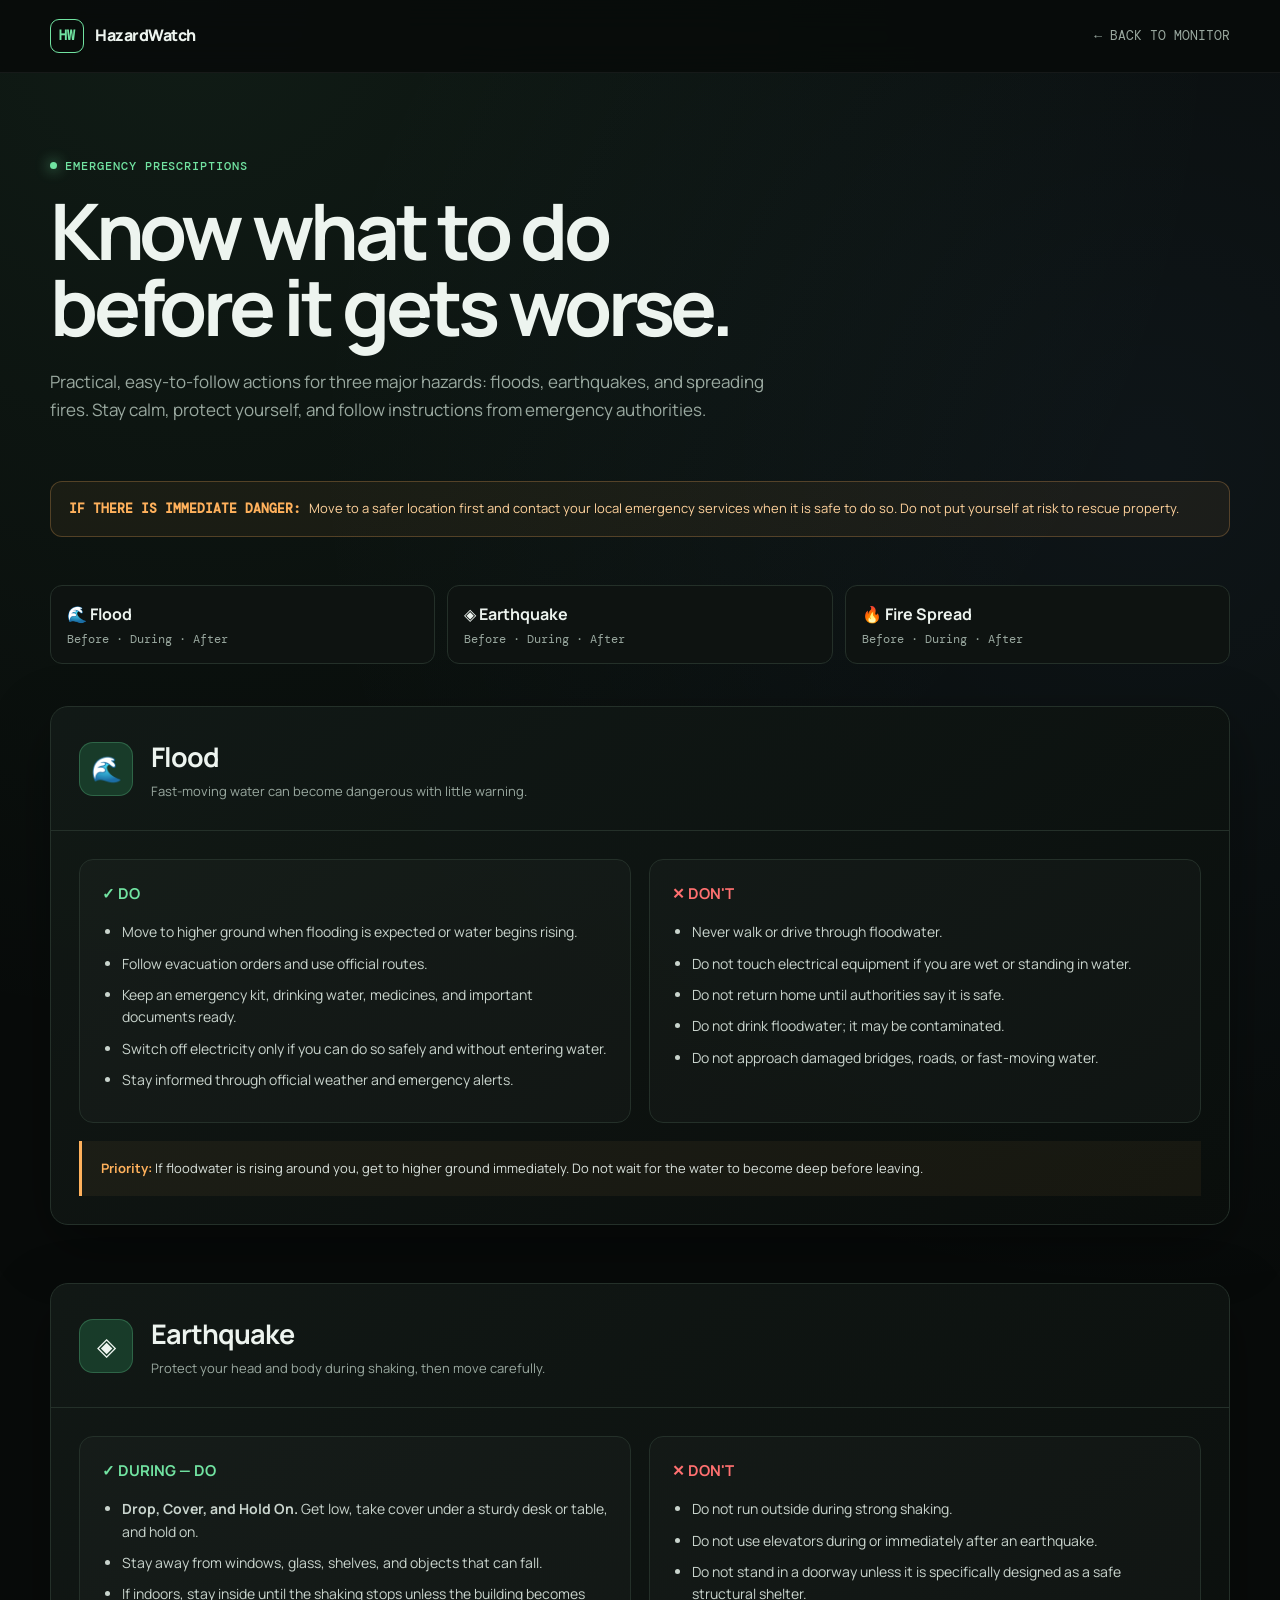
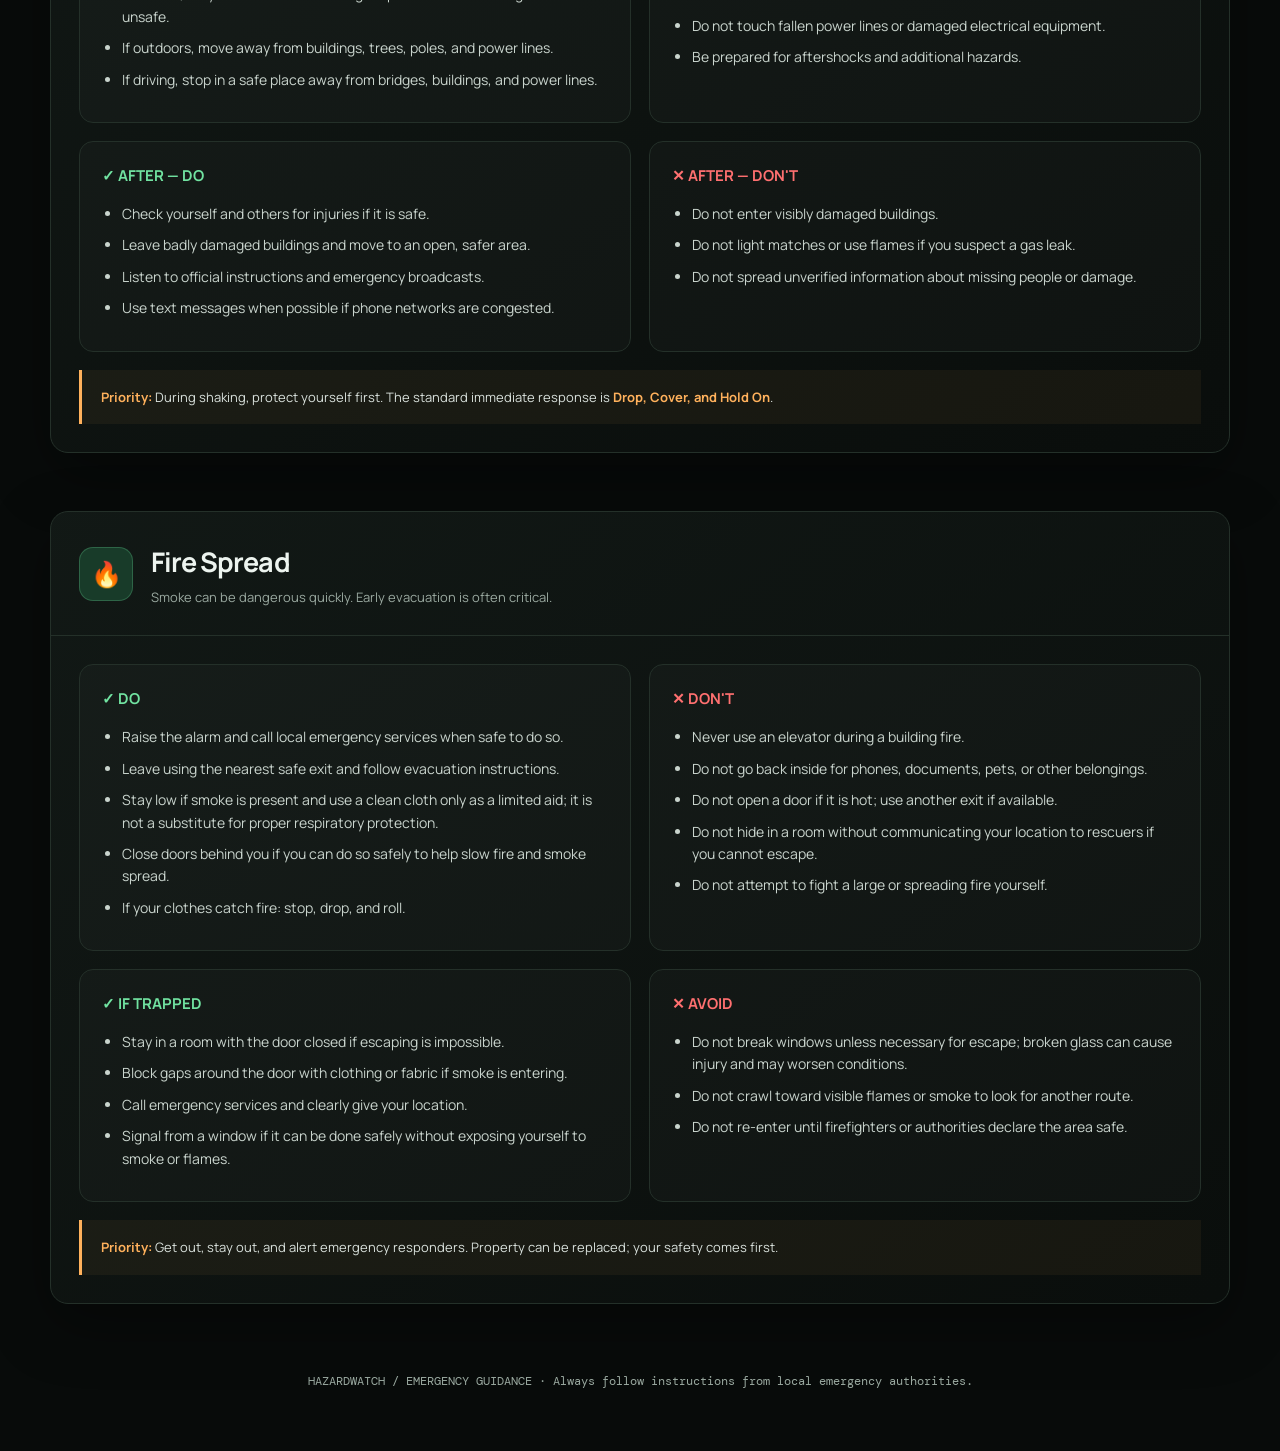
<file: two.html>
<!DOCTYPE html>
<html lang="en">
<head>
  <meta charset="UTF-8" />
  <meta name="viewport" content="width=device-width, initial-scale=1.0" />

  <meta
    name="description"
    content="HazardWatch emergency prescriptions for floods, earthquakes, and fires."
  />

  <title>HazardWatch — Emergency Prescriptions</title>

  <style>
    @import url('https://fonts.googleapis.com/css2?family=DM+Mono:wght@400;500&family=Manrope:wght@400;500;600;700;800&display=swap');

    :root {
      --bg: #080b0a;
      --panel: #0e1311;
      --panel-2: #121916;
      --border: #243029;

      --text: #edf4ef;
      --muted: #9aa9a0;

      --green: #71e3a1;
      --green-dark: #183b29;

      --orange: #ffb15c;
      --red: #ff7070;
      --blue: #72b8ff;

      --shadow: 0 20px 60px rgba(0, 0, 0, 0.35);
    }

    * {
      box-sizing: border-box;
    }

    html {
      scroll-behavior: smooth;
    }

    body {
      margin: 0;
      min-height: 100vh;

      background:
        radial-gradient(
          circle at 15% 0%,
          rgba(113, 227, 161, 0.08),
          transparent 32%
        ),
        radial-gradient(
          circle at 90% 15%,
          rgba(114, 184, 255, 0.06),
          transparent 30%
        ),
        var(--bg);

      color: var(--text);
      font-family: "Manrope", sans-serif;
      line-height: 1.6;
    }

    a {
      color: inherit;
      text-decoration: none;
    }

    .container {
      width: min(1180px, calc(100% - 36px));
      margin: auto;
    }

    /* =========================
       HEADER
    ========================= */

    header {
      position: sticky;
      top: 0;
      z-index: 20;

      border-bottom: 1px solid rgba(255, 255, 255, 0.06);

      background: rgba(8, 11, 10, 0.86);

      backdrop-filter: blur(16px);
    }

    nav {
      min-height: 72px;

      display: flex;
      align-items: center;
      justify-content: space-between;

      gap: 20px;
    }

    .brand {
      display: flex;
      align-items: center;

      gap: 11px;

      font-weight: 800;
      letter-spacing: -0.03em;
    }

    .brand-mark {
      width: 34px;
      height: 34px;

      display: grid;
      place-items: center;

      border: 1px solid var(--green);
      color: var(--green);

      border-radius: 9px;

      font-family: "DM Mono", monospace;
      font-size: 13px;
    }

    .nav-link {
      color: var(--muted);

      font-size: 13px;

      font-family: "DM Mono", monospace;

      transition: 0.2s;
    }

    .nav-link:hover {
      color: var(--green);
    }

    /* =========================
       HERO
    ========================= */

    .hero {
      padding: 78px 0 48px;

      max-width: 900px;
    }

    .eyebrow {
      display: inline-flex;
      align-items: center;

      gap: 8px;

      color: var(--green);

      font: 500 12px "DM Mono", monospace;

      text-transform: uppercase;
      letter-spacing: 0.08em;

      margin-bottom: 18px;
    }

    .eyebrow::before {
      content: "";

      width: 7px;
      height: 7px;

      background: var(--green);

      border-radius: 50%;

      box-shadow: 0 0 14px var(--green);
    }

    h1 {
      margin: 0;

      font-size: clamp(42px, 7vw, 78px);

      line-height: 0.98;

      letter-spacing: -0.055em;
    }

    .hero p {
      max-width: 720px;

      margin: 24px 0 0;

      color: var(--muted);

      font-size: 17px;
    }

    /* =========================
       EMERGENCY BAR
    ========================= */

    .emergency-bar {
      margin: 10px 0 48px;

      padding: 16px 18px;

      border: 1px solid rgba(255, 177, 92, 0.25);

      background: rgba(255, 177, 92, 0.06);

      border-radius: 12px;

      color: #ffd29c;

      font-size: 13px;
    }

    .emergency-bar strong {
      color: var(--orange);

      font-family: "DM Mono", monospace;
    }

    /* =========================
       HAZARD NAVIGATION
    ========================= */

    .hazard-nav {
      display: grid;

      grid-template-columns: repeat(3, 1fr);

      gap: 12px;

      margin-bottom: 42px;
    }

    .hazard-nav a {
      padding: 16px;

      border: 1px solid var(--border);

      border-radius: 12px;

      background: var(--panel);

      transition: 0.2s ease;
    }

    .hazard-nav a:hover {
      transform: translateY(-2px);

      border-color: var(--green);

      background: var(--panel-2);
    }

    .hazard-nav span {
      display: block;

      color: var(--muted);

      font: 12px "DM Mono", monospace;

      margin-top: 4px;
    }

    /* =========================
       HAZARD SECTION
    ========================= */

    .hazard {
      scroll-margin-top: 95px;

      margin-bottom: 58px;

      border: 1px solid var(--border);

      border-radius: 18px;

      overflow: hidden;

      background:
        linear-gradient(
          145deg,
          rgba(18, 25, 22, 0.96),
          rgba(10, 14, 12, 0.96)
        );

      box-shadow: var(--shadow);
    }

    .hazard-head {
      padding: 28px;

      display: flex;
      align-items: center;

      gap: 18px;

      border-bottom: 1px solid var(--border);
    }

    .hazard-icon {
      width: 54px;
      height: 54px;

      flex: 0 0 54px;

      display: grid;
      place-items: center;

      border-radius: 14px;

      font-size: 25px;

      background: var(--green-dark);

      border: 1px solid rgba(113, 227, 161, 0.25);
    }

    .hazard-head h2 {
      margin: 0;

      font-size: 27px;

      letter-spacing: -0.035em;
    }

    .hazard-head p {
      margin: 3px 0 0;

      color: var(--muted);

      font-size: 13px;
    }

    .hazard-body {
      padding: 28px;

      display: grid;

      grid-template-columns: 1fr 1fr;

      gap: 18px;
    }

    /* =========================
       INFORMATION CARDS
    ========================= */

    .card {
      padding: 22px;

      border: 1px solid var(--border);

      border-radius: 14px;

      background: rgba(255, 255, 255, 0.018);
    }

    .card h3 {
      margin: 0 0 15px;

      font-size: 15px;
    }

    .card ul {
      margin: 0;

      padding-left: 20px;

      color: #c9d4cd;
    }

    .card li {
      margin: 9px 0;

      font-size: 14px;
    }

    .do h3 {
      color: var(--green);
    }

    .dont h3 {
      color: var(--red);
    }

    /* =========================
       PRIORITY BOX
    ========================= */

    .priority {
      grid-column: 1 / -1;

      padding: 17px 19px;

      border-left: 3px solid var(--orange);

      background: rgba(255, 177, 92, 0.055);

      color: #d9e1dc;

      font-size: 13px;
    }

    .priority strong {
      color: var(--orange);
    }

    /* =========================
       FOOTER
    ========================= */

    .footer {
      padding: 10px 0 60px;

      color: var(--muted);

      font-size: 12px;

      font-family: "DM Mono", monospace;

      text-align: center;
    }

    /* =========================
       MOBILE
    ========================= */

    @media (max-width: 760px) {
      .hazard-nav {
        grid-template-columns: 1fr;
      }

      .hazard-body {
        grid-template-columns: 1fr;
      }

      .hazard-head,
      .hazard-body {
        padding: 20px;
      }

      .hero {
        padding-top: 52px;
      }

      .priority {
        grid-column: auto;
      }
    }
  </style>
</head>

<body>

  <!-- =========================
       HEADER
  ========================= -->

  <header>
    <nav class="container">

      <a
        class="brand"
        href="index.html"
        aria-label="HazardWatch home"
      >
        <span class="brand-mark">HW</span>
        <span>HazardWatch</span>
      </a>

      <a
        class="nav-link"
        href="index.html"
      >
        ← BACK TO MONITOR
      </a>

    </nav>
  </header>


  <main class="container">

    <!-- =========================
         HERO
    ========================= -->

    <section class="hero">

      <div class="eyebrow">
        Emergency prescriptions
      </div>

      <h1>
        Know what to do<br>
        before it gets worse.
      </h1>

      <p>
        Practical, easy-to-follow actions for three major hazards:
        floods, earthquakes, and spreading fires. Stay calm, protect yourself,
        and follow instructions from emergency authorities.
      </p>

    </section>


    <!-- =========================
         EMERGENCY NOTICE
    ========================= -->

    <div class="emergency-bar">

      <strong>
        IF THERE IS IMMEDIATE DANGER:
      </strong>

      Move to a safer location first and contact your local emergency services
      when it is safe to do so. Do not put yourself at risk to rescue property.

    </div>


    <!-- =========================
         HAZARD NAVIGATION
    ========================= -->

    <div class="hazard-nav">

      <a href="#flood">

        🌊

        <strong>
          Flood
        </strong>

        <span>
          Before · During · After
        </span>

      </a>


      <a href="#earthquake">

        ◈

        <strong>
          Earthquake
        </strong>

        <span>
          Before · During · After
        </span>

      </a>


      <a href="#fire">

        🔥

        <strong>
          Fire Spread
        </strong>

        <span>
          Before · During · After
        </span>

      </a>

    </div>


    <!-- =====================================================
         FLOOD
    ====================================================== -->

    <section
      class="hazard"
      id="flood"
    >

      <div class="hazard-head">

        <div class="hazard-icon">
          🌊
        </div>

        <div>

          <h2>
            Flood
          </h2>

          <p>
            Fast-moving water can become dangerous with little warning.
          </p>

        </div>

      </div>


      <div class="hazard-body">


        <!-- DO -->

        <div class="card do">

          <h3>
            ✓ DO
          </h3>

          <ul>

            <li>
              Move to higher ground when flooding is expected or water begins rising.
            </li>

            <li>
              Follow evacuation orders and use official routes.
            </li>

            <li>
              Keep an emergency kit, drinking water, medicines, and important documents ready.
            </li>

            <li>
              Switch off electricity only if you can do so safely and without entering water.
            </li>

            <li>
              Stay informed through official weather and emergency alerts.
            </li>

          </ul>

        </div>


        <!-- DON'T -->

        <div class="card dont">

          <h3>
            ✕ DON'T
          </h3>

          <ul>

            <li>
              Never walk or drive through floodwater.
            </li>

            <li>
              Do not touch electrical equipment if you are wet or standing in water.
            </li>

            <li>
              Do not return home until authorities say it is safe.
            </li>

            <li>
              Do not drink floodwater; it may be contaminated.
            </li>

            <li>
              Do not approach damaged bridges, roads, or fast-moving water.
            </li>

          </ul>

        </div>


        <!-- PRIORITY -->

        <div class="priority">

          <strong>
            Priority:
          </strong>

          If floodwater is rising around you, get to higher ground immediately.
          Do not wait for the water to become deep before leaving.

        </div>

      </div>

    </section>


    <!-- =====================================================
         EARTHQUAKE
    ====================================================== -->

    <section
      class="hazard"
      id="earthquake"
    >

      <div class="hazard-head">

        <div class="hazard-icon">
          ◈
        </div>

        <div>

          <h2>
            Earthquake
          </h2>

          <p>
            Protect your head and body during shaking, then move carefully.
          </p>

        </div>

      </div>


      <div class="hazard-body">


        <!-- DURING DO -->

        <div class="card do">

          <h3>
            ✓ DURING — DO
          </h3>

          <ul>

            <li>
              <strong>Drop, Cover, and Hold On.</strong>
              Get low, take cover under a sturdy desk or table, and hold on.
            </li>

            <li>
              Stay away from windows, glass, shelves, and objects that can fall.
            </li>

            <li>
              If indoors, stay inside until the shaking stops unless the building becomes unsafe.
            </li>

            <li>
              If outdoors, move away from buildings, trees, poles, and power lines.
            </li>

            <li>
              If driving, stop in a safe place away from bridges, buildings, and power lines.
            </li>

          </ul>

        </div>


        <!-- DURING DON'T -->

        <div class="card dont">

          <h3>
            ✕ DON'T
          </h3>

          <ul>

            <li>
              Do not run outside during strong shaking.
            </li>

            <li>
              Do not use elevators during or immediately after an earthquake.
            </li>

            <li>
              Do not stand in a doorway unless it is specifically designed as a safe structural shelter.
            </li>

            <li>
              Do not touch fallen power lines or damaged electrical equipment.
            </li>

            <li>
              Be prepared for aftershocks and additional hazards.
            </li>

          </ul>

        </div>


        <!-- AFTER DO -->

        <div class="card do">

          <h3>
            ✓ AFTER — DO
          </h3>

          <ul>

            <li>
              Check yourself and others for injuries if it is safe.
            </li>

            <li>
              Leave badly damaged buildings and move to an open, safer area.
            </li>

            <li>
              Listen to official instructions and emergency broadcasts.
            </li>

            <li>
              Use text messages when possible if phone networks are congested.
            </li>

          </ul>

        </div>


        <!-- AFTER DON'T -->

        <div class="card dont">

          <h3>
            ✕ AFTER — DON'T
          </h3>

          <ul>

            <li>
              Do not enter visibly damaged buildings.
            </li>

            <li>
              Do not light matches or use flames if you suspect a gas leak.
            </li>

            <li>
              Do not spread unverified information about missing people or damage.
            </li>

          </ul>

        </div>


        <!-- PRIORITY -->

        <div class="priority">

          <strong>
            Priority:
          </strong>

          During shaking, protect yourself first.
          The standard immediate response is
          <strong>Drop, Cover, and Hold On</strong>.

        </div>

      </div>

    </section>


    <!-- =====================================================
         FIRE
    ====================================================== -->

    <section
      class="hazard"
      id="fire"
    >

      <div class="hazard-head">

        <div class="hazard-icon">
          🔥
        </div>

        <div>

          <h2>
            Fire Spread
          </h2>

          <p>
            Smoke can be dangerous quickly. Early evacuation is often critical.
          </p>

        </div>

      </div>


      <div class="hazard-body">


        <!-- DO -->

        <div class="card do">

          <h3>
            ✓ DO
          </h3>

          <ul>

            <li>
              Raise the alarm and call local emergency services when safe to do so.
            </li>

            <li>
              Leave using the nearest safe exit and follow evacuation instructions.
            </li>

            <li>
              Stay low if smoke is present and use a clean cloth only as a limited aid;
              it is not a substitute for proper respiratory protection.
            </li>

            <li>
              Close doors behind you if you can do so safely to help slow fire and smoke spread.
            </li>

            <li>
              If your clothes catch fire:
              stop, drop, and roll.
            </li>

          </ul>

        </div>


        <!-- DON'T -->

        <div class="card dont">

          <h3>
            ✕ DON'T
          </h3>

          <ul>

            <li>
              Never use an elevator during a building fire.
            </li>

            <li>
              Do not go back inside for phones, documents, pets, or other belongings.
            </li>

            <li>
              Do not open a door if it is hot; use another exit if available.
            </li>

            <li>
              Do not hide in a room without communicating your location to rescuers if you cannot escape.
            </li>

            <li>
              Do not attempt to fight a large or spreading fire yourself.
            </li>

          </ul>

        </div>


        <!-- IF TRAPPED -->

        <div class="card do">

          <h3>
            ✓ IF TRAPPED
          </h3>

          <ul>

            <li>
              Stay in a room with the door closed if escaping is impossible.
            </li>

            <li>
              Block gaps around the door with clothing or fabric if smoke is entering.
            </li>

            <li>
              Call emergency services and clearly give your location.
            </li>

            <li>
              Signal from a window if it can be done safely without exposing yourself to smoke or flames.
            </li>

          </ul>

        </div>


        <!-- AVOID -->

        <div class="card dont">

          <h3>
            ✕ AVOID
          </h3>

          <ul>

            <li>
              Do not break windows unless necessary for escape;
              broken glass can cause injury and may worsen conditions.
            </li>

            <li>
              Do not crawl toward visible flames or smoke to look for another route.
            </li>

            <li>
              Do not re-enter until firefighters or authorities declare the area safe.
            </li>

          </ul>

        </div>


        <!-- PRIORITY -->

        <div class="priority">

          <strong>
            Priority:
          </strong>

          Get out, stay out, and alert emergency responders.
          Property can be replaced; your safety comes first.

        </div>

      </div>

    </section>


    <!-- =========================
         FOOTER
    ========================= -->

    <div class="footer">

      HAZARDWATCH / EMERGENCY GUIDANCE
      ·
      Always follow instructions from local emergency authorities.

    </div>

  </main>

</body>
</html>
</file>
